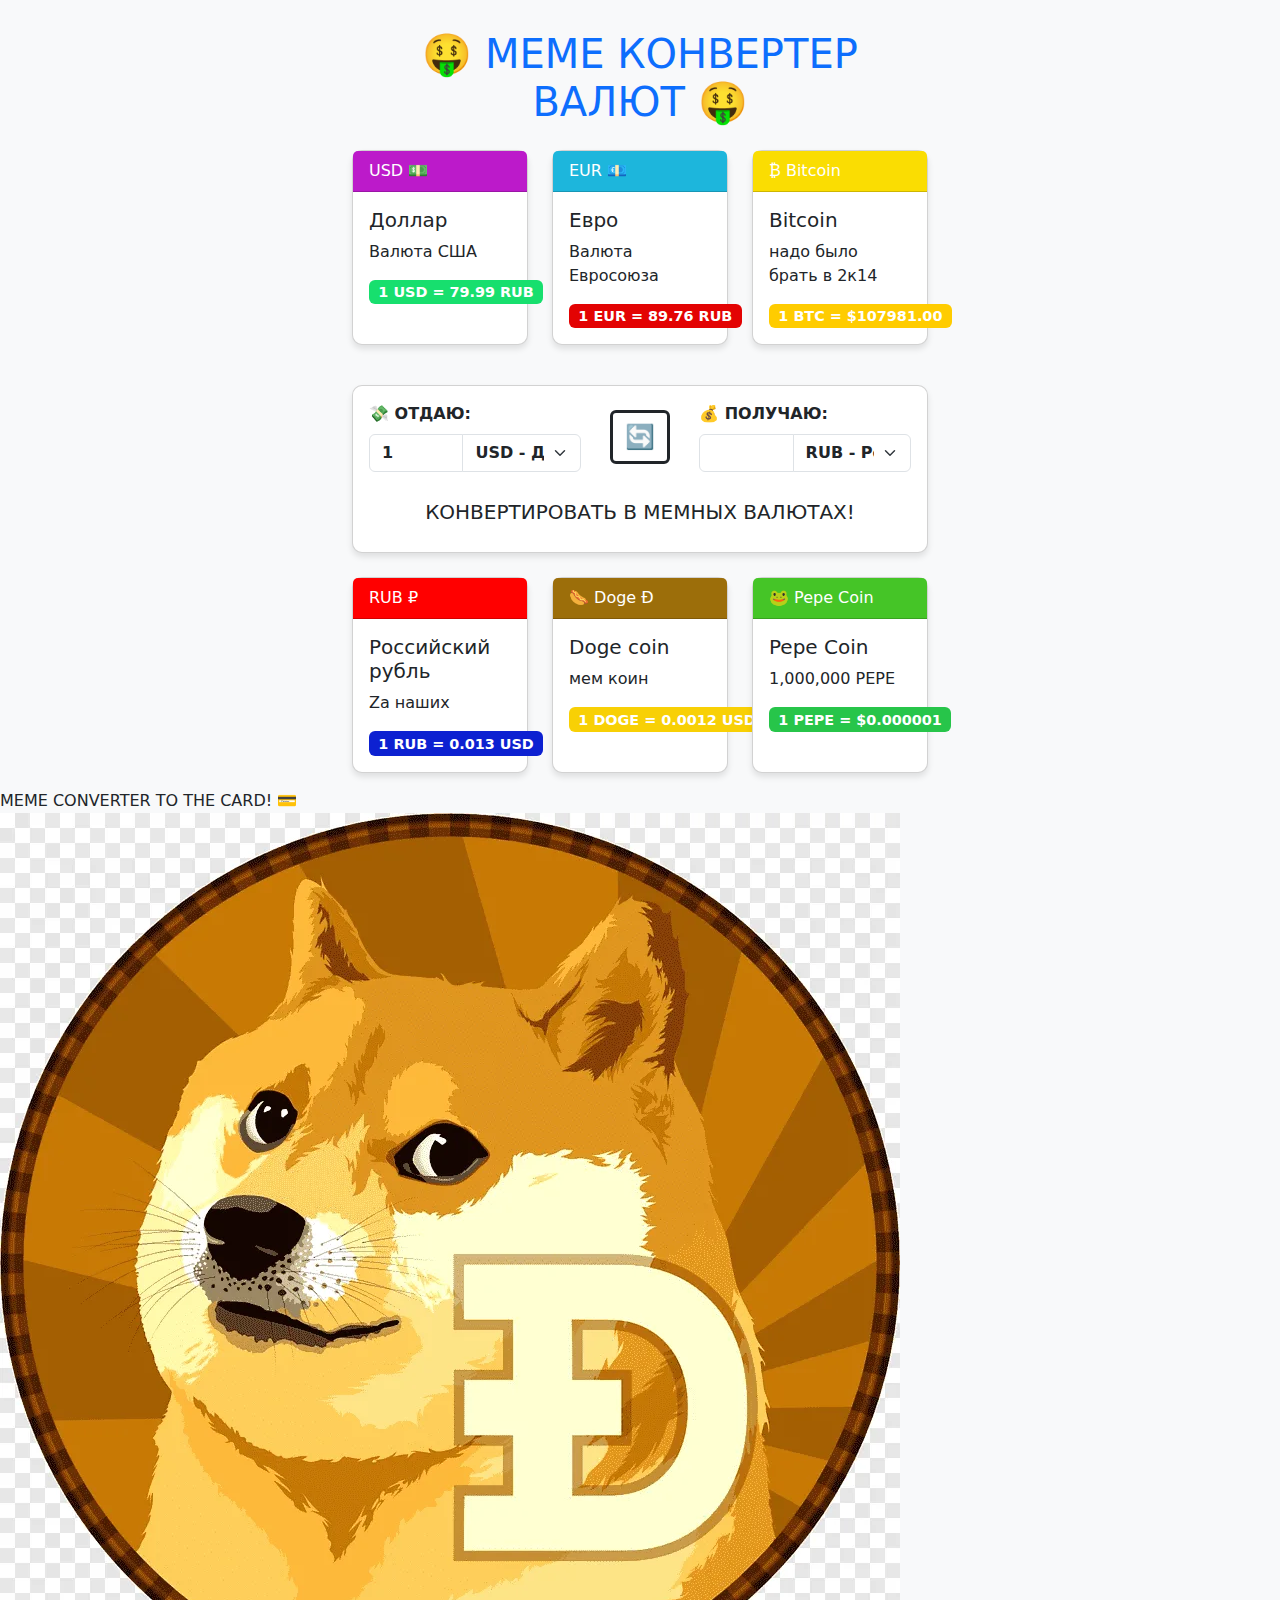
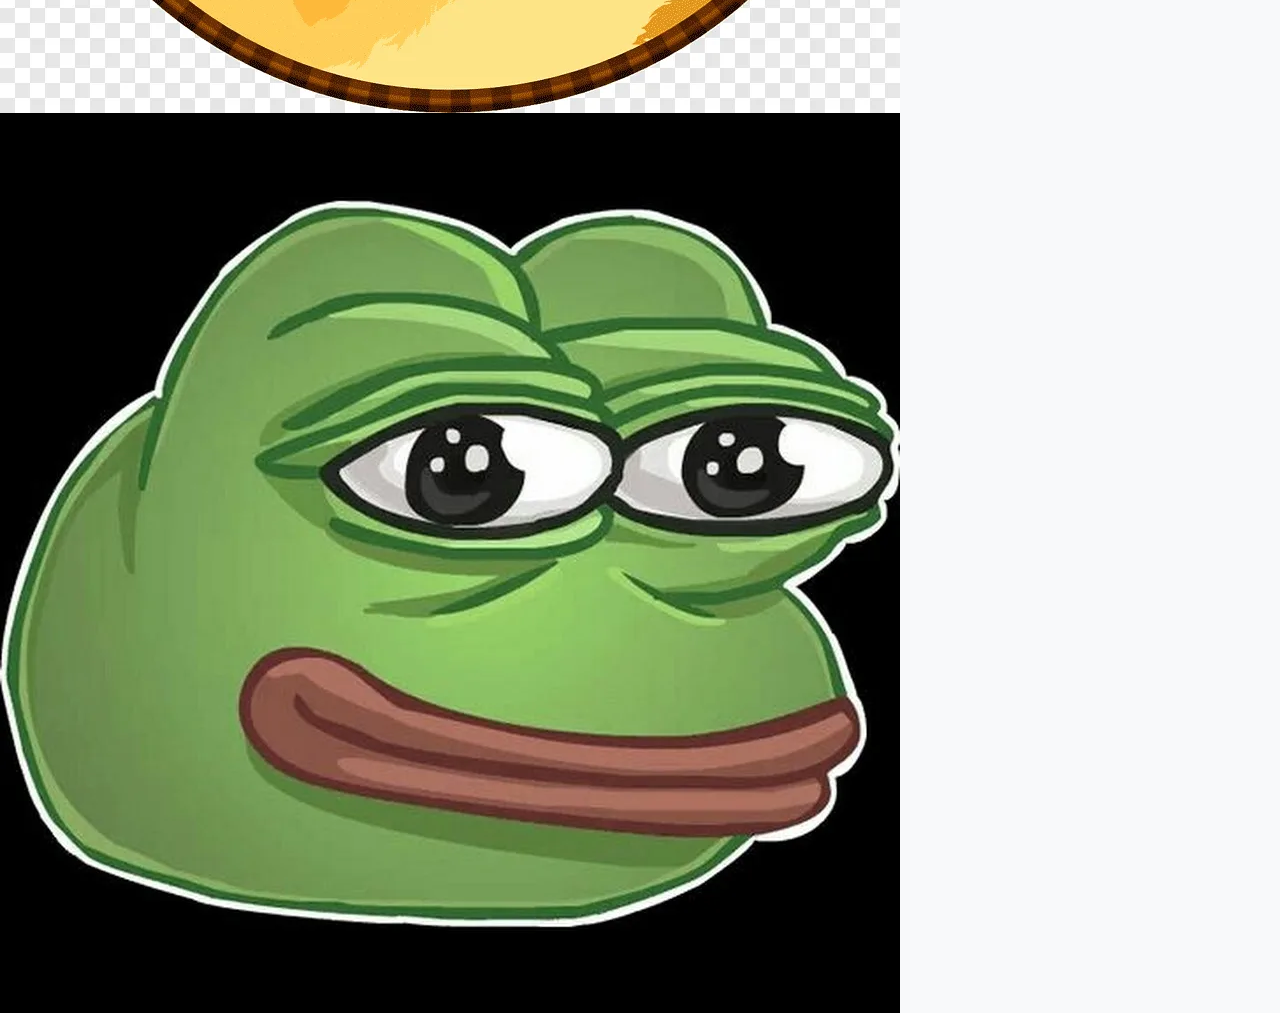
<file: website.html>
<!DOCTYPE html>
<html lang="ru">
  <head>
    <meta charset="UTF-8" />
    <meta name="viewport" content="width=device-width, initial-scale=1.0" />
    <title>MEME Конвертер валют</title>
    <link rel="icon" href="/svg/EmojiMeme24Filled.svg" />
    <link
      href="https://cdn.jsdelivr.net/npm/bootstrap@5.3.0/dist/css/bootstrap.min.css"
      rel="stylesheet"
    />

    <link rel="stylesheet" href="/style.css" />

    <!-- Bootstrap JS -->
    <script src="https://cdn.jsdelivr.net/npm/bootstrap@5.3.0/dist/js/bootstrap.bundle.min.js"></script>
  </head>
  <body>

    <script src="/script.js"></script>
    <!-- <script src="/api.js"></script> -->
    
    <div class="container converter-container">
      <h1 class="text-center mb-4">🤑 MEME КОНВЕРТЕР ВАЛЮТ 🤑</h1>

      <div class="row mb-4">
        <div class="col-md-4 mb-3">
          <div class="card currency-card h-100">
            <div
              class="card-header"
              style="background-color: #bc1aca; color: white"
            >
              USD 💵
            </div>
            <div class="card-body">
              <h5 class="card-title">Доллар</h5>
              <p class="card-text">Валюта США</p>
              <span class="badge rate-badge" style="background-color: #17df6e" id="usd-to-rub"
                >1 USD = 78.99 RUB</span
              >
            </div>
          </div>
        </div>
        <div class="col-md-4 mb-3">
          <div class="card currency-card h-100">
            <div
              class="card-header"
              style="background-color: #1db6dc; color: white"
            >
              EUR 💶
            </div>
            <div class="card-body">
              <h5 class="card-title">Евро</h5>
              <p class="card-text">Валюта Евросоюза</p>
              <span class="badge rate-badge" style="background-color: #e30303" id="eur-to-rub"
                >1 EUR = 89.76 RUB</span
              >
            </div>
          </div>
        </div>
        <div class="col-md-4 mb-3">
          <div class="card currency-card h-100">
            <div
              class="card-header"
              style="background-color: #fadd02; color: white"
            >
              ₿ Bitcoin
            </div>
            <div class="card-body">
              <h5 class="card-title">Bitcoin</h5>
              <p class="card-text"> надо было брать в 2к14</p>
              <span class="badge rate-badge" style="background-color: #ffcc00" id="btc-to-usd"
                >1 BTC = $69,420.00</span
              >
            </div>
          </div>
        </div>
      </div>

      <div class="card currency-card mb-4" style="transform: none">
        <div class="card-body">
          <form>
            <div class="row align-items-center">
              <div class="col-md-5 mb-3">
                <label for="fromCurrency" class="form-label fw-bold"
                  >💸 ОТДАЮ:</label
                >
                <div class="input-group">
                  <input
                    type="number"
                    class="form-control"
                    id="amount"
                    value="1"
                    step="0.01"
                    style="font-weight: bold"
                  />
                  <select
                    class="form-select"
                    id="fromCurrency"
                    style="font-weight: bold"
                  >
                    <option value="USD" selected>USD - Доллар США 💵</option>
                    <option value="EUR">EUR - Евро 💶</option>
                    <option value="BTC">BTC - Bitcoin ₿</option>
                    <option value="RUB">RUB - Российский рубль ₽</option>
                    <option value="PEPE">PEPE - Pepe Coin 🐸</option>
                    <option value="DOGE">DOGE - Dogecoin Ð</option>
                  </select>
                </div>
              </div>

              <div class="col-md-2 text-center mb-3">
                <button
                  type="button"
                  class="btn btn-outline-dark exchange-icon"
                  style="border-width: 3px"
                >
                  🔄
                </button>
              </div>

              <div class="col-md-5 mb-3">
                <label for="toCurrency" class="form-label fw-bold"
                  >💰 ПОЛУЧАЮ:</label
                >
                <div class="input-group">
                  <input
                    type="number"
                    class="form-control"
                    id="convertedAmount"
                    readonly
                    style="font-weight: bold"
                  />
                  <select
                    class="form-select"
                    id="toCurrency"
                    style="font-weight: bold"
                  >
                    <option value="USD">USD - Доллар США 💵</option>
                    <option value="EUR">EUR - Евро 💶</option>
                    <option value="BTC">BTC - Bitcoin ₿</option>
                    <option value="RUB" selected>
                      RUB - Российский рубль ₽
                    </option>
                    <option value="PEPE">PEPE - Pepe Coin 🐸</option>
                    <option value="DOGE">DOGE - Dogecoin Ð</option>
                  </select>
                </div>
              </div>
            </div>

            <div class="d-grid gap-2">
              <button type="button" class="btn btn-meme btn-lg">
                КОНВЕРТИРОВАТЬ В МЕМНЫХ ВАЛЮТАХ!
              </button>
            </div>
          </form>
        </div>
      </div>

      <div class="row">
        <div class="col-md-4 mb-3">
          <div class="card currency-card h-100">
            <div
              class="card-header"
              style="background-color: #ff0000; color: white"
            >
              RUB ₽
            </div>
            <div class="card-body">
              <h5 class="card-title">Российский рубль</h5>
              <p class="card-text"> Za наших</p>
              <span class="badge rate-badge" style="background-color: #0d21d1" id="rub-to-usd"
                >1 RUB = 0.013 USD</span
              >
            </div>
          </div>
        </div>
        <div class="col-md-4 mb-3">
          <div class="card currency-card h-100">
            <div
              class="card-header"
              style="background-color: #9c6e0a; color: white"
            >
             🌭 Doge Ð
            </div>
            <div class="card-body">
              <h5 class="card-title">Doge coin</h5>
              <p class="card-text">мем коин</p>
              <span class="badge rate-badge" style="background-color: #f8d005" id="doge-to-usd"
                >1 DOGE  = 0.1186 USD</span
              >
            </div>
          </div>
        </div>
        <div class="col-md-4 mb-3">
          <div class="card currency-card h-100">
            <div
              class="card-header"
              style="background-color: #45c527; color: white"
            >
              🐸 Pepe Coin
            </div>
            <div class="card-body">
              <h5 class="card-title">Pepe Coin</h5>
              <p class="card-text">1,000,000 PEPE</p>
              <span class="badge rate-badge" style="background-color: #27c54a" id="pepe-to-usd"
                >1 PEPE = $0.000001</span
              >
            </div>
          </div>
        </div>
      </div>
    </div>

    <div class="meme-watermark">MEME CONVERTER TO THE CARD! 💳</div>

    <img src="/svg/1.png" alt="Doge" class="floating-doge d-none d-md-block" />
    <img
      src="/svg/пепе.png"
      alt="Pepe"
      class="floating-pepe d-none d-md-block"
    />
  </body>
</html>
</file>
<file: style.css>
body {
            background-color: #f8f9fa;
        }
        .currency-card {
            border-radius: 10px;
            box-shadow: 0 4px 6px rgba(0, 0, 0, 0.1);
            transition: transform 0.3s;
        }
        .currency-card:hover {
            transform: translateY(-5px);
        }
        .converter-container {
            max-width: 600px;
            margin-top: 30px;
        }
        .exchange-icon {
            font-size: 24px;
            color: #0d6efd;
        }
        .rate-badge {
            font-size: 0.9rem;
        }
        h1 {
            color: #0d6efd;
            margin-bottom: 30px;
        }
</file>
